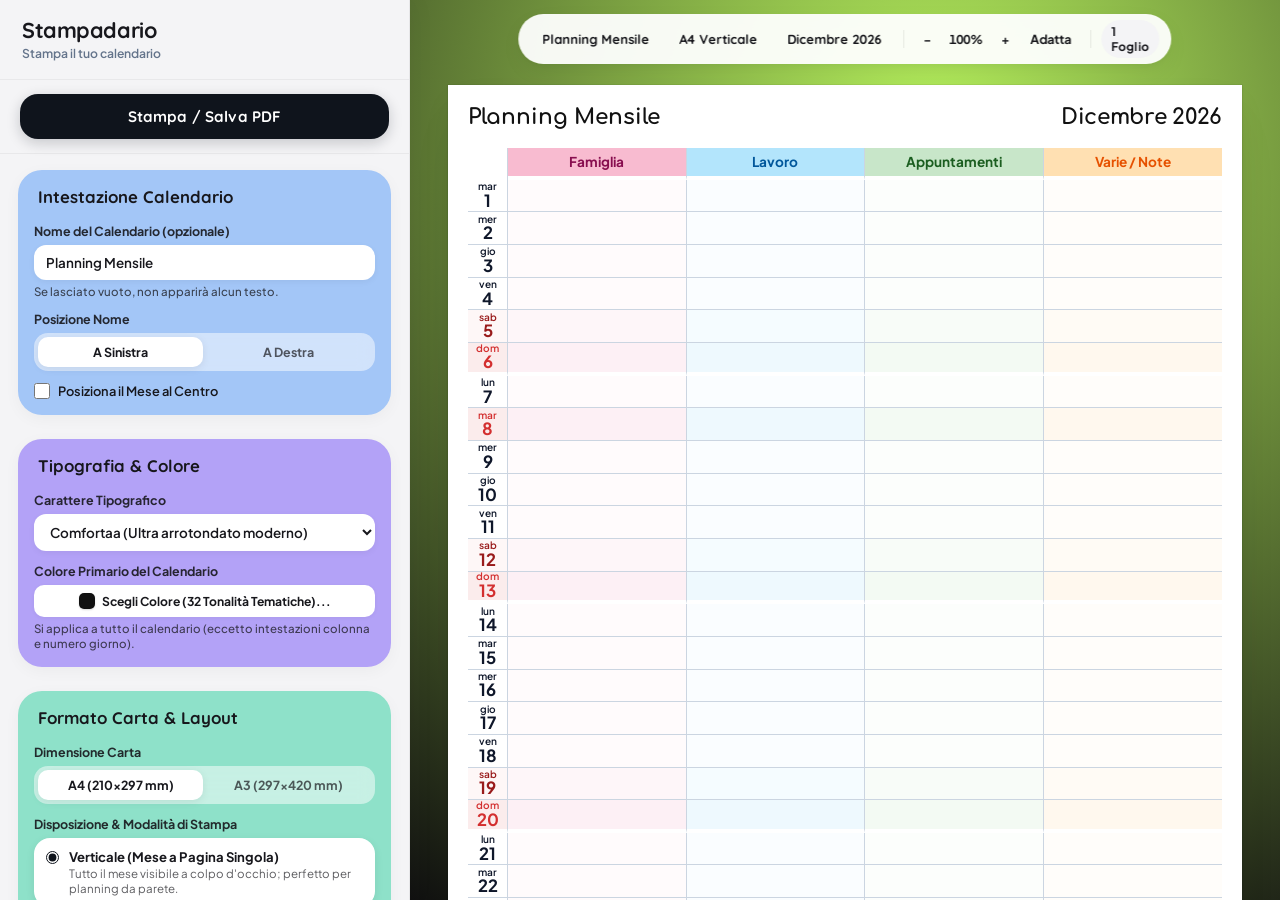
<file: index.html>
<!DOCTYPE html>
<html lang="it">
<head>
  <meta charset="UTF-8">
  <meta name="viewport" content="width=device-width, initial-scale=1.0">
  <title>Stampadario - Stampa il tuo calendario</title>

  <!-- Google Fonts: Plus Jakarta Sans e Quicksand -->
  <link rel="preconnect" href="https://fonts.googleapis.com">
  <link rel="preconnect" href="https://fonts.gstatic.com" crossorigin>
  <link href="https://fonts.googleapis.com/css2?family=Plus+Jakarta+Sans:wght@500;600;700;800&family=Quicksand:wght@600;700;800&display=swap" rel="stylesheet">

  <!-- Fogli di Stile Modulari -->
  <link rel="stylesheet" href="css/main.css">
  <link rel="stylesheet" href="css/sidebar.css">
  <link rel="stylesheet" href="css/calendar.css">
  <link rel="stylesheet" href="css/print.css">
  <link rel="stylesheet" href="css/modals.css">
</head>
<body>

  <!-- ========================================================================
       CONSOLE DI CONTROLLO LATERALE (Nascosta automaticamente in fase di stampa)
       ======================================================================== -->
  <aside class="control-sidebar no-print" id="controlSidebar">
    
    <!-- Intestazione fissa dell'applicazione (Senza icone) -->
    <header class="sidebar-header">
      <div class="app-title-group">
        <div class="app-header-texts">
          <h1>Stampadario</h1>
          <p>Stampa il tuo calendario</p>
        </div>
      </div>
    </header>

    <!-- Box Azione Principale: Stampa / Salva PDF (Senza icone) -->
    <div class="quick-action-box">
      <button type="button" class="btn-primary-print" id="btnPrint">
        <span>Stampa / Salva PDF</span>
      </button>
    </div>

    <!-- Contenitore a scorrimento verticale con schede a colori senza bordi -->
    <div class="sidebar-scrollable-content">

      <!-- ====================================================================
           1. INTESTAZIONE CALENDARIO (Azzurro Pastello #A3C6F7)
           ==================================================================== -->
      <details class="control-section" id="secCalendarTitle" open>
        <summary class="section-summary">
          <div class="section-title-wrap">
            <span>Intestazione Calendario</span>
          </div>
        </summary>
        <div class="section-content">
          <div class="form-group">
            <label class="form-label" for="inputCalendarTitle">Nome del Calendario (opzionale)</label>
            <input type="text" id="inputCalendarTitle" class="form-control"
                   placeholder="Es. Planning Famiglia, Studio, Turni..." maxlength="60" value="Planning Mensile">
            <span class="form-hint">Se lasciato vuoto, non apparirà alcun testo.</span>
          </div>

          <div class="form-group" style="margin-top: 10px;">
            <label class="form-label">Posizione Nome</label>
            <div class="toggle-btn-group" id="groupTitleAlignment">
              <button type="button" class="toggle-btn active" id="btnTitleAlignLeft" data-align="left">A Sinistra</button>
              <button type="button" class="toggle-btn" id="btnTitleAlignRight" data-align="right">A Destra</button>
            </div>
          </div>

          <div class="form-group" style="margin-top: 10px;">
            <label style="display: flex; align-items: center; gap: 8px; font-size: 0.80rem; cursor: pointer; color: #17171C; font-weight: 600;">
              <input type="checkbox" id="checkCenterMonth" style="accent-color: var(--bg-dark); width: 16px; height: 16px;">
              <span>Posiziona il Mese al Centro</span>
            </label>
          </div>
        </div>
      </details>

      <!-- ====================================================================
           2. TIPOGRAFIA & STILE GLOBALE (Lilla Pastello #B3A2F7)
           ==================================================================== -->
      <details class="control-section" id="secGlobalTypography" open>
        <summary class="section-summary">
          <div class="section-title-wrap">
            <span>Tipografia & Colore</span>
          </div>
        </summary>
        <div class="section-content">
          <div class="form-group">
            <label class="form-label" for="selectHeaderFont">Carattere Tipografico</label>
            <select id="selectHeaderFont" class="form-select">
              <!-- Popolato dinamicamente da ui.js con font categorizzati -->
            </select>
          </div>

          <div class="form-group">
            <label class="form-label">Colore Primario del Calendario</label>
            <button type="button" class="btn-color-trigger" id="btnHeaderColorTrigger" style="width: 100%;">
              <span class="color-swatch-circle" id="headerColorCircle" style="background-color: #111111;"></span>
              <span class="color-btn-label">Scegli Colore (32 Tonalità Tematiche)...</span>
            </button>
            <span class="form-hint">
              Si applica a tutto il calendario (eccetto intestazioni colonna e numero giorno).
            </span>
          </div>
        </div>
      </details>

      <!-- ====================================================================
           3. FORMATO FOGLIO & IMPAGINAZIONE (Menta Pastello #8EE1C9)
           ==================================================================== -->
      <details class="control-section" id="secPaperFormat" open>
        <summary class="section-summary">
          <div class="section-title-wrap">
            <span>Formato Carta & Layout</span>
          </div>
        </summary>
        <div class="section-content">
          <div class="form-group">
            <label class="form-label">Dimensione Carta</label>
            <div class="toggle-btn-group">
              <button type="button" class="toggle-btn active" id="btnPaperSizeA4" data-paper="A4">A4 (210×297 mm)</button>
              <button type="button" class="toggle-btn" id="btnPaperSizeA3" data-paper="A3">A3 (297×420 mm)</button>
            </div>
          </div>

          <div class="form-group">
            <label class="form-label">Disposizione & Modalità di Stampa</label>
            
            <!-- Opzione 1: Verticale a foglio singolo standard -->
            <label class="layout-radio-card">
              <input type="radio" name="layoutModeRadio" value="portrait-single" checked>
              <div class="layout-radio-info">
                <span class="layout-radio-title">Verticale (Mese a Pagina Singola)</span>
                <span class="layout-radio-desc">Tutto il mese visibile a colpo d'occhio; perfetto per planning da parete.</span>
              </div>
            </label>

            <!-- Opzione 2: Verticale Estesa -->
            <label class="layout-radio-card">
              <input type="radio" name="layoutModeRadio" value="portrait-extended">
              <div class="layout-radio-info">
                <span class="layout-radio-title">Verticale Estesa (Da Lun a Dom)</span>
                <span class="layout-radio-desc">Parte sempre dal Lunedì e chiude alla Domenica; celle fuori mese attenuate.</span>
              </div>
            </label>

            <!-- Opzione 3: Orizzontale Bisettimanale -->
            <label class="layout-radio-card">
              <input type="radio" name="layoutModeRadio" value="landscape-biweekly">
              <div class="layout-radio-info">
                <span class="layout-radio-title">Orizzontale Bisettimanale (2 settimane per foglio)</span>
                <span class="layout-radio-desc">14 giorni esatti (Lun-Dom); celle a tutta altezza per l'intero periodo.</span>
              </div>
            </label>

            <!-- Opzione 4: Orizzontale Quindicinale a 2 Fogli -->
            <label class="layout-radio-card">
              <input type="radio" name="layoutModeRadio" value="landscape-split">
              <div class="layout-radio-info">
                <span class="layout-radio-title">Orizzontale Quindicinale (2 fogli: 1-15 / 16-fine)</span>
                <span class="layout-radio-desc">Due pagine orizzontali per mese con salto pagina automatico.</span>
              </div>
            </label>

            <!-- Opzione 5: Orizzontale a Foglio Singolo -->
            <label class="layout-radio-card">
              <input type="radio" name="layoutModeRadio" value="landscape-single">
              <div class="layout-radio-info">
                <span class="layout-radio-title">Orizzontale (Mese a Foglio Unico)</span>
                <span class="layout-radio-desc">Tutto il mese su una pagina orizzontale; celle compatte.</span>
              </div>
            </label>
          </div>
        </div>
      </details>

      <!-- ====================================================================
           4. PERIODO DA STAMPARE (Arancio Caldo Pastello #F5B358)
           ==================================================================== -->
      <details class="control-section" id="secPrintPeriod" open>
        <summary class="section-summary">
          <div class="section-title-wrap">
            <span>Periodo di Stampa</span>
          </div>
        </summary>
        <div class="section-content">
          <div class="form-group">
            <div class="toggle-btn-group">
              <button type="button" class="toggle-btn btn-period-toggle active" data-period="single">Mese Singolo</button>
              <button type="button" class="toggle-btn btn-period-toggle" data-period="year">Anno Intero</button>
              <button type="button" class="toggle-btn btn-period-toggle" data-period="range">Periodo Da / A</button>
            </div>
          </div>

          <!-- Caso 1: Mese Singolo -->
          <div id="containerSingleMonth">
            <div class="form-group" style="display: flex; gap: 8px;">
              <div style="flex: 2;">
                <label class="form-label" for="selectMonth">Mese</label>
                <select id="selectMonth" class="form-select">
                  <option value="0">Gennaio</option>
                  <option value="1">Febbraio</option>
                  <option value="2">Marzo</option>
                  <option value="3">Aprile</option>
                  <option value="4">Maggio</option>
                  <option value="5">Giugno</option>
                  <option value="6">Luglio</option>
                  <option value="7">Agosto</option>
                  <option value="8">Settembre</option>
                  <option value="9">Ottobre</option>
                  <option value="10">Novembre</option>
                  <option value="11">Dicembre</option>
                </select>
              </div>
              <div style="flex: 1.2;">
                <label class="form-label" for="inputYear">Anno</label>
                <input type="number" id="inputYear" class="form-control" value="2026" min="2020" max="2040">
              </div>
            </div>
            <div style="display: flex; gap: 6px; margin-top: 6px;">
              <button type="button" class="toggle-btn" id="btnPrevMonth" style="background: rgba(255,255,255,0.7);">
                Prec.
              </button>
              <button type="button" class="toggle-btn" id="btnCurrentMonth" style="background: rgba(255,255,255,0.7);">Oggi</button>
              <button type="button" class="toggle-btn" id="btnNextMonth" style="background: rgba(255,255,255,0.7);">
                Succ.
              </button>
            </div>
          </div>

          <!-- Caso 2: Anno Intero (12 Mesi) -->
          <div id="containerFullYear" style="display: none;">
            <div class="form-group">
              <label class="form-label" for="inputFullYear">Anno Completo (12 Mesi consecutivi)</label>
              <div style="display: flex; gap: 6px; align-items: center;">
                <button type="button" class="btn-move-col" id="btnPrevFullYear" style="padding: 7px 12px; font-weight: 700;">
                  Prec.
                </button>
                <input type="number" id="inputFullYear" class="form-control" value="2026" min="2020" max="2040" style="text-align: center; font-weight: 700; font-size: 1rem;">
                <button type="button" class="btn-move-col" id="btnNextFullYear" style="padding: 7px 12px; font-weight: 700;">
                  Succ.
                </button>
              </div>
            </div>
          </div>

          <!-- Caso 3: Periodo Personalizzato Da / A (max 24 mesi) -->
          <div id="containerCustomPeriod" style="display: none;">
            <div class="form-group" style="background: rgba(255,255,255,0.6); padding: 10px; border-radius: 14px;">
              <label class="form-label">Da (Inizio Periodo):</label>
              <div style="display: flex; gap: 6px;">
                <select id="selectRangeStartMonth" class="form-select form-control-sm" style="flex: 2;">
                  <option value="0">Gennaio</option><option value="1">Febbraio</option><option value="2">Marzo</option>
                  <option value="3">Aprile</option><option value="4">Maggio</option><option value="5">Giugno</option>
                  <option value="6">Luglio</option><option value="7">Agosto</option><option value="8">Settembre</option>
                  <option value="9">Ottobre</option><option value="10">Novembre</option><option value="11">Dicembre</option>
                </select>
                <input type="number" id="inputRangeStartYear" class="form-control form-control-sm" value="2026" min="2020" max="2040" style="flex: 1.2;">
              </div>

              <label class="form-label" style="margin-top: 10px;">A (Fine Periodo - Max 24 mesi):</label>
              <div style="display: flex; gap: 6px;">
                <select id="selectRangeEndMonth" class="form-select form-control-sm" style="flex: 2;">
                  <option value="0">Gennaio</option><option value="1">Febbraio</option><option value="2">Marzo</option>
                  <option value="3">Aprile</option><option value="4">Maggio</option><option value="5">Giugno</option>
                  <option value="6">Luglio</option><option value="7">Agosto</option><option value="8">Settembre</option>
                  <option value="9">Ottobre</option><option value="10">Novembre</option><option value="11">Dicembre</option>
                </select>
                <input type="number" id="inputRangeEndYear" class="form-control form-control-sm" value="2026" min="2020" max="2040" style="flex: 1.2;">
              </div>
            </div>
          </div>
        </div>
      </details>

      <!-- ====================================================================
           5. COLONNE CONTENUTI (Rosa Pastello #EE8EE7)
           ==================================================================== -->
      <details class="control-section" id="secColumnsConfig" open>
        <summary class="section-summary">
          <div class="section-title-wrap">
            <span>Colonne Contenuti</span>
          </div>
        </summary>
        <div class="section-content">
          <!-- Elenco dinamico delle schede colonna (gestito da ui.js) -->
          <div id="columnsListContainer"></div>
        </div>
      </details>

      <!-- ====================================================================
           6. GRAFICA, BORDI & MODALITÀ CROMATICHE (Giallo Solare #F9DC5C)
           ==================================================================== -->
      <details class="control-section" id="secStyleGraphics">
        <summary class="section-summary">
          <div class="section-title-wrap">
            <span>Stile & Bordi Griglia</span>
          </div>
        </summary>
        <div class="section-content">
          <!-- Scelta Binaria (come dimensione carta): Colori / Bianco e Nero -->
          <div class="form-group">
            <label class="form-label">Modalità Cromatiche</label>
            <div class="toggle-btn-group">
              <button type="button" class="toggle-btn btn-color-mode-toggle active" data-color-mode="color">Colori</button>
              <button type="button" class="toggle-btn btn-color-mode-toggle" data-color-mode="monochrome">Bianco e Nero</button>
            </div>
          </div>

          <!-- Scelta a Tre (come periodo di stampa): Righe Alternate / Evidenzia Finesettimana / Neutro -->
          <div class="form-group">
            <label class="form-label">Sfondo Righe & Evidenziazione</label>
            <div class="toggle-btn-group">
              <button type="button" class="toggle-btn btn-row-style-toggle" data-row-style="striped">Righe Alternate</button>
              <button type="button" class="toggle-btn btn-row-style-toggle active" data-row-style="weekend">Evidenzia Finesettimana</button>
              <button type="button" class="toggle-btn btn-row-style-toggle" data-row-style="neutral">Neutro</button>
            </div>
          </div>

          <div class="form-group">
            <label class="form-label" for="selectVerticalBorders">Bordi Verticali Colonne</label>
            <select id="selectVerticalBorders" class="form-select">
              <option value="columns-only">Solo tra colonne contenuti</option>
              <option value="none">Nessun bordo verticale</option>
            </select>
          </div>

          <div class="form-group" style="margin-top: 10px;">
            <label style="display: flex; align-items: center; gap: 8px; font-size: 0.80rem; cursor: pointer; color: #17171C; font-weight: 600;">
              <input type="checkbox" id="checkTableBorders" style="accent-color: var(--bg-dark); width: 16px; height: 16px;">
              <span>Bordi tabella</span>
            </label>
          </div>

          <div class="form-group" style="margin-top: 10px;">
            <label style="display: flex; align-items: center; gap: 8px; font-size: 0.80rem; cursor: pointer; color: #17171C; font-weight: 600;">
              <input type="checkbox" id="checkRepeatHeaders" style="accent-color: var(--bg-dark); width: 16px; height: 16px;">
              <span>Ripeti intestazioni colonne prima del Lunedì</span>
            </label>
          </div>
        </div>
      </details>

      <!-- ====================================================================
           7. FESTIVITÀ PERSONALIZZATE (Corallo Pastello #F78E79)
           ==================================================================== -->
      <details class="control-section" id="secCustomHolidays">
        <summary class="section-summary">
          <div class="section-title-wrap">
            <span>Festività Personalizzate (max 5)</span>
          </div>
        </summary>
        <div class="section-content">
          <p class="form-hint" style="margin-bottom: 8px;">
            I giorni festivi aggiunti vengono evidenziati con la stessa formattazione della domenica.
          </p>

          <div id="customHolidaysList" style="margin-bottom: 10px;"></div>

          <div class="custom-holidays-box">
            <div style="display: flex; gap: 6px; margin-bottom: 8px;">
              <select id="selectCustomMonth" class="form-select form-control-sm" style="flex: 2;">
                <option value="0">Gennaio</option><option value="1">Febbraio</option><option value="2">Marzo</option>
                <option value="3">Aprile</option><option value="4">Maggio</option><option value="5">Giugno</option>
                <option value="6">Luglio</option><option value="7">Agosto</option><option value="8">Settembre</option>
                <option value="9">Ottobre</option><option value="10">Novembre</option><option value="11">Dicembre</option>
              </select>
              <input type="number" id="inputCustomDay" class="form-control form-control-sm" placeholder="Giorno" min="1" max="31" value="1" style="flex: 1.2;">
            </div>
            <input type="text" id="inputCustomName" class="form-control form-control-sm" placeholder="Nome festa (es. Santo Patrono)" maxlength="35" style="margin-bottom: 8px;">
            <button type="button" class="btn-primary-print" id="btnAddCustomHoliday" style="padding: 9px; font-size: 0.82rem; background: var(--bg-dark);">
              <span>+ Aggiungi Festività</span>
            </button>
          </div>
        </div>
      </details>

      <!-- ====================================================================
           8. SALVATAGGIO, PRESET & PRIVACY (Azzurro Pastello #A3C6F7)
           ==================================================================== -->
      <details class="control-section" id="secSaveLoad">
        <summary class="section-summary">
          <div class="section-title-wrap">
            <span>Preset & Dati</span>
          </div>
        </summary>
        <div class="section-content">
          <!-- Preset Rapidi: applica SOLO la palette senza toccare testi -->
          <div class="form-group">
            <label class="form-label" for="selectThemePreset">Applica Tema Cromatico Rapido</label>
            <div style="display: flex; gap: 6px;">
              <select id="selectThemePreset" class="form-select form-control-sm" style="flex: 1;">
                <option value="family-pastel">Pastello Famiglia (Delicato)</option>
                <option value="office-pro">Business Navy (Professionale)</option>
                <option value="nature-earth">Terra & Foresta (Naturale)</option>
                <option value="bright-energy">Energia Fluo (Vivace)</option>
              </select>
              <button type="button" class="btn-move-col" id="btnApplyThemePreset" style="width: auto; padding: 0 12px; font-weight: 700;">Applica</button>
            </div>
            <span class="form-hint">Non modifica i nomi delle colonne né le date.</span>
          </div>

          <div style="display: flex; gap: 8px; margin-top: 12px;">
            <button type="button" class="toggle-btn" id="btnExportJson" style="background: rgba(255,255,255,0.7); flex: 1;">
              <span>Esporta JSON</span>
            </button>
            <label class="toggle-btn" style="background: rgba(255,255,255,0.7); flex: 1; cursor: pointer; text-align: center; margin: 0;">
              <span>Importa JSON</span>
              <input type="file" id="fileImportJson" accept=".json" style="display: none;">
            </label>
          </div>

          <div style="margin-top: 14px; border-top: 1px solid rgba(0,0,0,0.06); padding-top: 10px; text-align: center;">
            <button type="button" id="btnClearData" style="font-size: 0.74rem; color: #dc2626; text-decoration: underline; background: none; border: none; cursor: pointer; font-weight: 600;">
              Resetta Impostazioni Predefinite
            </button>
          </div>

          <div class="privacy-link-row">
            <a href="privacy.html" class="privacy-link" target="_blank">
              <span>Informativa Privacy (GDPR) ↗</span>
            </a>
          </div>
        </div>
      </details>

      <!-- Tasto Azione Mobile in fondo alla console (Sostituisce il tasto stampa in alto su mobile) -->
      <div class="mobile-action-box no-print">
        <button type="button" class="btn-primary-print btn-mobile-preview-trigger" id="btnMobilePreview">
          <span>Anteprima</span>
        </button>
      </div>

    </div>
  </aside>

  <!-- ========================================================================
       AREA PRINCIPALE: VIEWPORT DI ANTEPRIMA & STUDIO TOOLBAR
       ======================================================================== -->
  <main class="preview-viewport" id="previewViewport">

    <!-- STUDIO TOOLBAR SUPERIORE (Senza icone) -->
    <div class="floating-island no-print" id="floatingIsland">
      
      <!-- Tag 1: Intestazione Calendario -->
      <button type="button" class="island-btn-tag" id="islandBtnTitle" title="Clicca per modificare l'Intestazione del Calendario">
        <span class="island-label">Planning Mensile</span>
      </button>

      <!-- Tag 2: Formato Carta -->
      <button type="button" class="island-btn-tag" id="islandBtnPaper" title="Clicca per modificare Formato Carta e Layout">
        <span class="island-label">A4 Verticale</span>
      </button>

      <!-- Tag 3: Periodo -->
      <button type="button" class="island-btn-tag" id="islandBtnPeriod" title="Clicca per modificare il Periodo da stampare">
        <span class="island-label">Ottobre 2026</span>
      </button>

      <div class="island-divider"></div>

      <!-- Controlli Zoom & Adattamento -->
      <div class="island-zoom-group">
        <button type="button" class="island-btn-icon" id="islandBtnZoomOut" title="Riduci Zoom">−</button>
        <span class="island-zoom-level" id="badgeZoomLevel">100%</span>
        <button type="button" class="island-btn-icon" id="islandBtnZoomIn" title="Aumenta Zoom">+</button>
        <button type="button" class="island-btn-icon" id="islandBtnFitScreen" title="Adatta allo Schermo">Adatta</button>
      </div>

      <div class="island-divider"></div>
      <span class="badge" id="badgeSheetsCount">1 Foglio</span>
    </div>

    <!-- Contenitore dei fogli renderizzati -->
    <div class="sheets-wrapper" id="sheetsWrapper"></div>

  </main>

  <!-- ========================================================================
       BARRA INFERIORE PER DISPOSITIVI MOBILI (ATTIVA SOLO IN FASE DI ANTEPRIMA)
       ======================================================================== -->
  <div class="mobile-preview-toolbar no-print" id="mobilePreviewToolbar">
    <button type="button" class="btn-mobile-toolbar-back" id="btnMobileBackToControls">
      <span>← Modifica</span>
    </button>
    <button type="button" class="btn-primary-print btn-mobile-toolbar-print" id="btnMobilePrint">
      <span>Stampa / Salva PDF</span>
    </button>
  </div>

  <!-- ========================================================================
       POP-UP MODALE UNIVERSALE PER LA SCELTA DEL COLORE
       ======================================================================== -->
  <div class="modal-overlay" id="universalColorModal">
    <div class="modal-dialog">
      <div class="modal-header">
        <h3 id="colorModalTitle">Seleziona Colore</h3>
        <button type="button" class="btn-modal-close" id="btnCloseColorModal" title="Chiudi">Chiudi</button>
      </div>

      <div class="modal-body">
        <!-- Palette Tematiche e Colori Classici popolati dinamicamente da ui.js -->
        <div id="modalThematicPalettesContainer"></div>

        <!-- Selettore personalizzato con codice esadecimale e color picker HTML5 -->
        <div class="modal-custom-picker-section">
          <div class="modal-custom-picker-row">
            <div class="current-color-preview-box" id="modalCurrentColorSwatch" style="background-color: #111111;"></div>
            
            <div class="native-color-input-wrapper" title="Apri selettore del sistema">
              <input type="color" id="modalNativeColorPicker" value="#111111">
            </div>

            <div class="custom-hex-input-group">
              <label for="modalCustomHexInput">Codice Esadecimale (HEX):</label>
              <input type="text" id="modalCustomHexInput" value="#111111" maxlength="7" placeholder="#RRGGBB">
            </div>

            <button type="button" class="btn-apply-custom-hex" id="btnApplyCustomColor">Applica</button>
          </div>
        </div>
      </div>
    </div>
  </div>

  <!-- ========================================================================
       MODALE INFORMATIVA SULLA SCELTA DELLA CARTELLA DI SALVATAGGIO
       ======================================================================== -->
  <div class="modal-overlay" id="modalFolderHelp">
    <div class="modal-dialog" style="max-width: 520px;">
      <div class="modal-header">
        <h3>Salvataggio File di Configurazione</h3>
        <button type="button" class="btn-modal-close" id="btnCloseFolderHelp" title="Chiudi">Chiudi</button>
      </div>

      <div class="modal-body" style="padding: 20px 24px; font-size: 0.84rem; line-height: 1.55; color: var(--text-secondary);">
        <p style="margin-bottom: 12px;">
          Il file di configurazione JSON è stato generato e salvato nei tuoi Download.
        </p>

        <div style="background: rgba(179, 162, 247, 0.15); border-left: 3px solid #805ad5; padding: 12px 14px; border-radius: 12px; margin-bottom: 14px;">
          <strong style="color: #17171C; display: block; font-size: 0.86rem; margin-bottom: 5px;">
            Come scegliere ogni volta dove salvare i file:
          </strong>
          <p style="margin-bottom: 6px; font-size: 0.80rem;">
            Nelle impostazioni del tuo browser web puoi abilitare la richiesta di salvataggio:
          </p>
          <ul style="margin: 0; padding-left: 18px; display: flex; flex-direction: column; gap: 4px; font-size: 0.78rem;">
            <li>In <strong>Firefox</strong>: <em>Impostazioni</em> ➔ <em>Generale</em> ➔ <em>Download</em> ➔ attiva <strong>"Chiedi sempre dove salvare i file"</strong>.</li>
            <li>In <strong>Chrome / Brave / Edge</strong>: <em>Impostazioni</em> ➔ <em>Download</em> ➔ attiva <strong>"Chiedi dove salvare ogni file prima di scaricarlo"</strong>.</li>
          </ul>
        </div>

        <div style="display: flex; justify-content: flex-end; margin-top: 14px;">
          <button type="button" class="btn-primary-print" id="btnConfirmFolderHelp" style="padding: 10px 22px; font-size: 0.84rem; width: auto; background: var(--bg-dark);">
            Ho capito
          </button>
        </div>
      </div>
    </div>
  </div>

  <!-- ========================================================================
       SCRIPT JAVASCRIPT MODULARI (Caricati nell'ordine corretto di dipendenza)
       ======================================================================== -->
  <script src="js/config.js"></script>
  <script src="js/state.js"></script>
  <script src="js/holidays.js"></script>
  <script src="js/calendar.js"></script>
  <script src="js/ui.js"></script>
  <script src="js/app.js"></script>

</body>
</html>
</file>
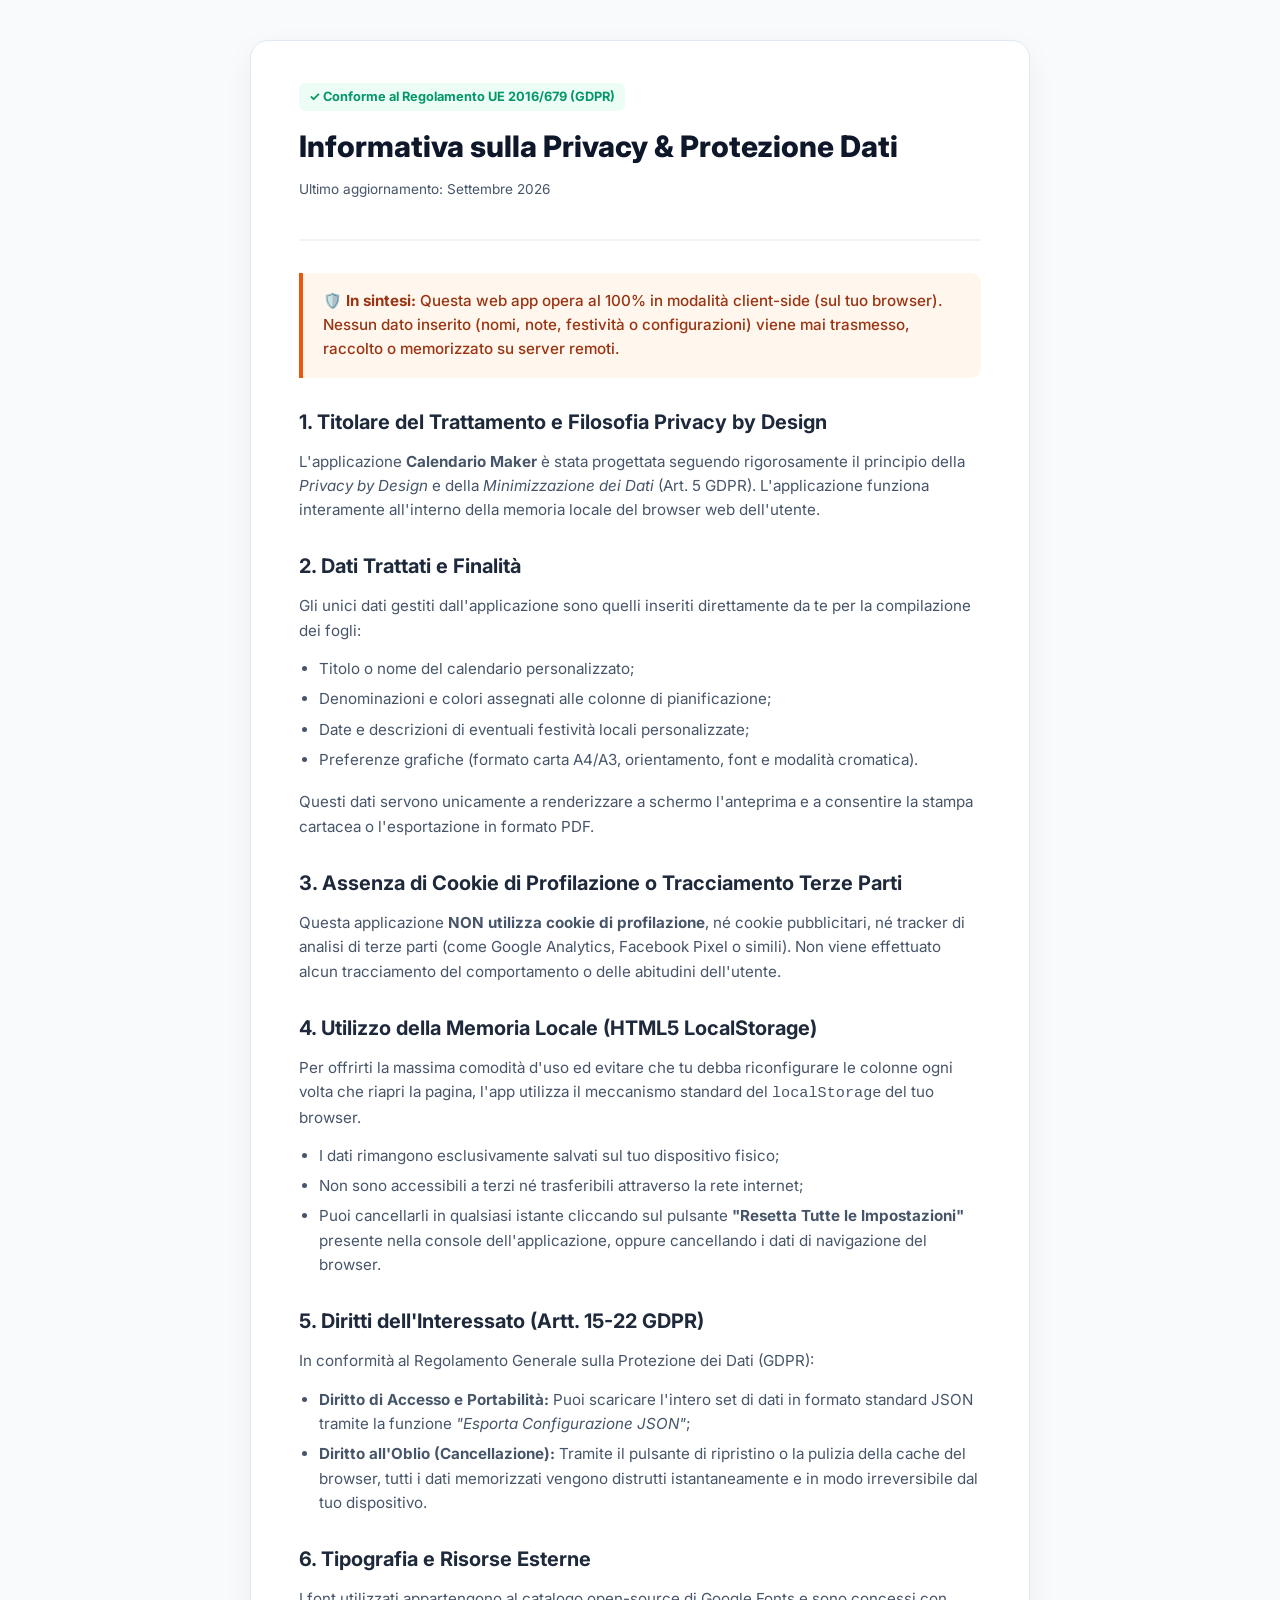
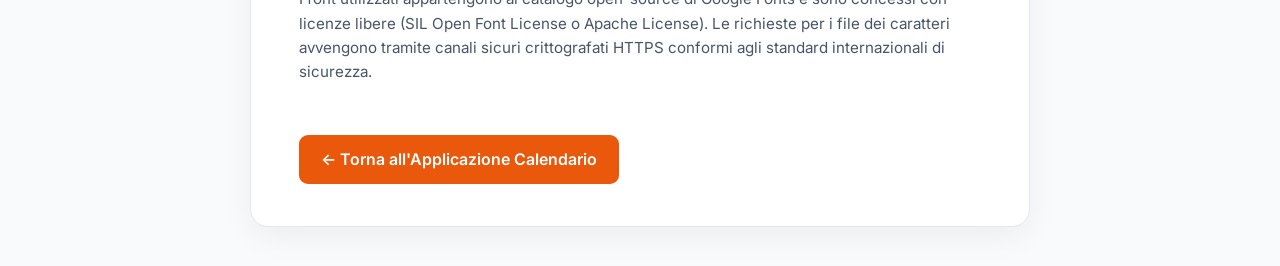
<file: privacy.html>
<!DOCTYPE html>
<html lang="it">
<head>
  <meta charset="UTF-8">
  <meta name="viewport" content="width=device-width, initial-scale=1.0">
  <title>Informativa sulla Privacy & Normativa GDPR - Calendario Maker</title>
  <link rel="preconnect" href="https://fonts.googleapis.com">
  <link rel="preconnect" href="https://fonts.gstatic.com" crossorigin>
  <link href="https://fonts.googleapis.com/css2?family=Inter:wght@400;500;600;700;800&display=swap" rel="stylesheet">
  <style>
    :root {
      --bg-page: #f8fafc;
      --card-bg: #ffffff;
      --accent-orange: #ea580c;
      --text-main: #0f172a;
      --text-muted: #475569;
      --border-color: #e2e8f0;
    }

    * {
      box-sizing: border-box;
      margin: 0;
      padding: 0;
    }

    body {
      font-family: 'Inter', -apple-system, BlinkMacSystemFont, "Segoe UI", Roboto, sans-serif;
      background-color: var(--bg-page);
      color: var(--text-main);
      line-height: 1.6;
      padding: 40px 20px;
      display: flex;
      justify-content: center;
    }

    .privacy-container {
      width: 100%;
      max-width: 780px;
      background: var(--card-bg);
      padding: 42px 48px;
      border-radius: 18px;
      box-shadow: 0 10px 30px rgba(0, 0, 0, 0.05);
      border: 1px solid var(--border-color);
    }

    .privacy-header {
      margin-bottom: 32px;
      padding-bottom: 24px;
      border-bottom: 2px solid #f1f5f9;
    }

    .badge-gdpr {
      display: inline-block;
      padding: 4px 10px;
      background: #ecfdf5;
      color: #059669;
      border-radius: 6px;
      font-size: 0.8rem;
      font-weight: 700;
      margin-bottom: 12px;
    }

    h1 {
      font-size: 1.85rem;
      font-weight: 800;
      color: #0f172a;
      margin-bottom: 8px;
    }

    .last-update {
      font-size: 0.85rem;
      color: var(--text-muted);
    }

    h2 {
      font-size: 1.25rem;
      font-weight: 700;
      color: #1e293b;
      margin: 28px 0 12px 0;
    }

    p {
      margin-bottom: 14px;
      color: var(--text-muted);
      font-size: 0.95rem;
    }

    ul {
      margin-left: 20px;
      margin-bottom: 18px;
      color: var(--text-muted);
      font-size: 0.95rem;
    }

    li {
      margin-bottom: 6px;
    }

    .highlight-card {
      background: #fff7ed;
      border-left: 4px solid var(--accent-orange);
      padding: 16px 20px;
      border-radius: 0 10px 10px 0;
      margin: 20px 0;
    }

    .highlight-card p {
      color: #9a3412;
      font-weight: 500;
      margin: 0;
    }

    .btn-back {
      display: inline-flex;
      align-items: center;
      gap: 8px;
      margin-top: 36px;
      padding: 12px 22px;
      background: var(--accent-orange);
      color: #ffffff;
      text-decoration: none;
      font-weight: 600;
      border-radius: 9px;
      transition: background 0.15s ease;
    }

    .btn-back:hover {
      background: #c2410c;
    }

    @media (max-width: 600px) {
      .privacy-container {
        padding: 24px 20px;
      }
    }
  </style>
</head>
<body>

  <main class="privacy-container">
    <header class="privacy-header">
      <span class="badge-gdpr">✓ Conforme al Regolamento UE 2016/679 (GDPR)</span>
      <h1>Informativa sulla Privacy & Protezione Dati</h1>
      <p class="last-update">Ultimo aggiornamento: Settembre 2026</p>
    </header>

    <div class="highlight-card">
      <p>🛡️ <strong>In sintesi:</strong> Questa web app opera al 100% in modalità client-side (sul tuo browser). Nessun dato inserito (nomi, note, festività o configurazioni) viene mai trasmesso, raccolto o memorizzato su server remoti.</p>
    </div>

    <h2>1. Titolare del Trattamento e Filosofia Privacy by Design</h2>
    <p>L'applicazione <strong>Calendario Maker</strong> è stata progettata seguendo rigorosamente il principio della <em>Privacy by Design</em> e della <em>Minimizzazione dei Dati</em> (Art. 5 GDPR). L'applicazione funziona interamente all'interno della memoria locale del browser web dell'utente.</p>

    <h2>2. Dati Trattati e Finalità</h2>
    <p>Gli unici dati gestiti dall'applicazione sono quelli inseriti direttamente da te per la compilazione dei fogli:</p>
    <ul>
      <li>Titolo o nome del calendario personalizzato;</li>
      <li>Denominazioni e colori assegnati alle colonne di pianificazione;</li>
      <li>Date e descrizioni di eventuali festività locali personalizzate;</li>
      <li>Preferenze grafiche (formato carta A4/A3, orientamento, font e modalità cromatica).</li>
    </ul>
    <p>Questi dati servono unicamente a renderizzare a schermo l'anteprima e a consentire la stampa cartacea o l'esportazione in formato PDF.</p>

    <h2>3. Assenza di Cookie di Profilazione o Tracciamento Terze Parti</h2>
    <p>Questa applicazione <strong>NON utilizza cookie di profilazione</strong>, né cookie pubblicitari, né tracker di analisi di terze parti (come Google Analytics, Facebook Pixel o simili). Non viene effettuato alcun tracciamento del comportamento o delle abitudini dell'utente.</p>

    <h2>4. Utilizzo della Memoria Locale (HTML5 LocalStorage)</h2>
    <p>Per offrirti la massima comodità d'uso ed evitare che tu debba riconfigurare le colonne ogni volta che riapri la pagina, l'app utilizza il meccanismo standard del <code>localStorage</code> del tuo browser.</p>
    <ul>
      <li>I dati rimangono esclusivamente salvati sul tuo dispositivo fisico;</li>
      <li>Non sono accessibili a terzi né trasferibili attraverso la rete internet;</li>
      <li>Puoi cancellarli in qualsiasi istante cliccando sul pulsante <strong>"Resetta Tutte le Impostazioni"</strong> presente nella console dell'applicazione, oppure cancellando i dati di navigazione del browser.</li>
    </ul>

    <h2>5. Diritti dell'Interessato (Artt. 15-22 GDPR)</h2>
    <p>In conformità al Regolamento Generale sulla Protezione dei Dati (GDPR):</p>
    <ul>
      <li><strong>Diritto di Accesso e Portabilità:</strong> Puoi scaricare l'intero set di dati in formato standard JSON tramite la funzione <em>"Esporta Configurazione JSON"</em>;</li>
      <li><strong>Diritto all'Oblio (Cancellazione):</strong> Tramite il pulsante di ripristino o la pulizia della cache del browser, tutti i dati memorizzati vengono distrutti istantaneamente e in modo irreversibile dal tuo dispositivo.</li>
    </ul>

    <h2>6. Tipografia e Risorse Esterne</h2>
    <p>I font utilizzati appartengono al catalogo open-source di Google Fonts e sono concessi con licenze libere (SIL Open Font License o Apache License). Le richieste per i file dei caratteri avvengono tramite canali sicuri crittografati HTTPS conformi agli standard internazionali di sicurezza.</p>

    <a href="index.html" class="btn-back">← Torna all'Applicazione Calendario</a>
  </main>

</body>
</html>
</file>
<file: css/main.css>
/**
 * ==========================================================================
 * MAIN.CSS - Design System Ispirato alla Palette Mobile UI
 * ==========================================================================
 * - Sfondo sidebar: Grigio Perla chiarissimo (#F4F4F6) rilassante per la vista
 * - Tipografia: Plus Jakarta Sans per l'interfaccia e Quicksand per i titoli
 * - Schede senza bordi con angoli arrotondati (24px) e animazione di sollevamento
 */

:root {
  /* Font Family dal nuovo codice */
  --font-ui: 'Plus Jakarta Sans', -apple-system, BlinkMacSystemFont, "Segoe UI", Roboto, sans-serif;
  --font-heading: 'Quicksand', 'Plus Jakarta Sans', sans-serif;

  /* Palette principale dall'interfaccia di riferimento */
  --card-purple: #B3A2F7;
  --card-orange: #F5B358;
  --card-blue:   #A3C6F7;
  --card-pink:   #EE8EE7;
  --card-mint:   #8EE1C9;
  --card-yellow: #F9DC5C;
  --card-coral:  #F78E79;
  --bg-dark:     #0F141C;
  --bg-app:      #F4F4F6;

  /* Sfondo Sidebar: Grigio perla chiarissimo per non affaticare la vista */
  --bg-sidebar: #F4F4F6;
  --bg-card: #ffffff;
  
  /* Canvas di anteprima coordinato */
  --bg-viewport: #577b22;
  --bg-viewport-gradient: radial-gradient(circle at 60% 15%, #B7F25D 0%, #111 100%);

  /* Ombra Realistica del Foglio Stampabile */
  --sheet-shadow: 
    0 1px 3px rgba(15, 20, 28, 0.05), 
    0 14px 30px -8px rgba(15, 20, 28, 0.12),
    0 28px 50px -15px rgba(15, 20, 28, 0.09),
    0 0 0 1px rgba(15, 20, 28, 0.05);

  /* Elementi UI Comuni */
  --text-main: #17171C;
  --text-secondary: #334155;
  --text-muted: #64748b;
  --text-subtle: #94a3b8;
  --border-subtle: rgba(0, 0, 0, 0.06);

  /* Raggi di curvatura ampi ed ergonomici (Stile Mobile Inspiration) */
  --sidebar-width: 410px;
  --radius-card: 24px;
  --radius-btn: 14px;
  --radius-input: 12px;
}

* {
  box-sizing: border-box;
  margin: 0;
  padding: 0;
}

html, body {
  height: 100%;
  width: 100%;
  font-family: var(--font-ui);
  background-color: var(--bg-viewport);
  color: var(--text-main);
  overflow: hidden;
  -webkit-font-smoothing: antialiased;
  -moz-osx-font-smoothing: grayscale;
}

body {
  display: flex;
  position: relative;
}

/* Scrollbar Sottile e Pulita */
::-webkit-scrollbar {
  width: 6px;
  height: 6px;
}

::-webkit-scrollbar-track {
  background: transparent;
}

::-webkit-scrollbar-thumb {
  background: #cbd5e1;
  border-radius: 9999px;
}

::-webkit-scrollbar-thumb:hover {
  background: #94a3b8;
}

/* Pulsanti e Controlli Interattivi Base */
button {
  font-family: inherit;
  border: none;
  cursor: pointer;
  background: transparent;
  outline: none;
  transition: all 0.2s ease;
}

input, select, textarea {
  font-family: inherit;
  outline: none;
}

/* Stile Badge */
.badge {
  display: inline-flex;
  align-items: center;
  gap: 4px;
  padding: 4px 10px;
  border-radius: 9999px;
  font-size: 0.74rem;
  font-weight: 700;
  letter-spacing: 0.02em;
}

/* Evidenziazione Fluida delle Sezioni */
@keyframes sectionPulse {
  0% { transform: scale(1); box-shadow: 0 0 0 0 rgba(179, 162, 247, 0.5); }
  50% { transform: scale(1.02); box-shadow: 0 0 0 10px rgba(179, 162, 247, 0.2); }
  100% { transform: scale(1); box-shadow: 0 0 0 0 rgba(179, 162, 247, 0); }
}

.section-highlight {
  animation: sectionPulse 0.7s cubic-bezier(0.34, 1.56, 0.64, 1) 2;
}

/* Responsive Mobile */
@media (max-width: 900px) {
  body {
    flex-direction: column;
    overflow-y: auto;
  }

  .control-sidebar {
    width: 100% !important;
    min-width: 100% !important;
    max-width: 100% !important;
    height: auto !important;
    overflow: visible !important;
  }

  /* Su mobile il tasto stampa in alto viene rimosso: l'utente configura e usa 'Anteprima' in fondo */
  .quick-action-box {
    display: none !important;
  }

  /* Tasto Anteprima posizionato in fondo alle opzioni */
  .mobile-action-box {
    display: block !important;
    margin-top: 24px;
    margin-bottom: 30px;
    padding: 0 4px;
  }

  .mobile-action-box .btn-primary-print {
    width: 100%;
    padding: 16px 20px;
    font-size: 1.05rem;
    font-weight: 800;
    box-shadow: 0 8px 24px rgba(15, 23, 42, 0.22);
    border-radius: 18px;
    letter-spacing: 0.2px;
  }

  /* L'anteprima del calendario è rigorosamente nascosta di default su mobile */
  .preview-viewport {
    display: none !important;
    width: 100%;
    min-height: 100vh;
    padding: 70px 10px 100px 10px;
  }

  /* Quando l'utente clicca su Anteprima, la sidebar scompare e compare l'anteprima */
  body.mobile-preview-active .control-sidebar {
    display: none !important;
  }

  body.mobile-preview-active .preview-viewport {
    display: flex !important;
    flex-direction: column;
    align-items: center;
  }
}
</file>
<file: css/sidebar.css>
/**
 * ==========================================================================
 * SIDEBAR.CSS - Console con Schede a Colori Pastello (Ispirata alla Nuova UI)
 * ==========================================================================
 * - Sfondo grigio chiarissimo (#F4F4F6) riposante per gli occhi
 * - Schede colorate a rotazione senza bordi con angoli arrotondati a 24px
 * - Animazione al passaggio del mouse: la scheda si solleva dolcemente
 * - Spaziatura tra schede di 24px
 * - Zero icone, solo tipografia pulita
 */

.control-sidebar {
  width: var(--sidebar-width);
  min-width: 370px;
  max-width: 450px;
  background-color: var(--bg-sidebar);
  border-right: 1px solid rgba(0, 0, 0, 0.06);
  display: flex;
  flex-direction: column;
  height: 100vh;
  z-index: 50;
  box-shadow: 4px 0 24px rgba(15, 20, 28, 0.04);
  flex-shrink: 0;
}

/* Intestazione Applicazione */
.sidebar-header {
  padding: 18px 22px;
  background: var(--bg-sidebar);
  border-bottom: 1px solid rgba(0, 0, 0, 0.05);
  display: flex;
  align-items: center;
  justify-content: space-between;
}

.app-title-group {
  display: flex;
  flex-direction: column;
}

.app-header-texts h1 {
  font-family: var(--font-heading);
  font-size: 1.35rem;
  font-weight: 800;
  color: var(--text-main);
  letter-spacing: -0.02em;
  line-height: 1.15;
}

.app-header-texts p {
  font-size: 0.76rem;
  color: var(--text-muted);
  font-weight: 600;
  margin-top: 2px;
}

/* Pulsante Azione Stampa Primaria */
.quick-action-box {
  padding: 14px 20px;
  background: var(--bg-sidebar);
  border-bottom: 1px solid rgba(0, 0, 0, 0.05);
}

.btn-primary-print {
  width: 100%;
  padding: 13px 18px;
  background: var(--bg-dark);
  color: #ffffff;
  border-radius: 18px;
  font-family: var(--font-heading);
  font-size: 0.95rem;
  font-weight: 700;
  letter-spacing: 0.01em;
  display: flex;
  align-items: center;
  justify-content: center;
  box-shadow: 0 4px 14px rgba(15, 20, 28, 0.2);
  cursor: pointer;
  transition: all 0.25s cubic-bezier(0.34, 1.56, 0.64, 1);
}

.btn-primary-print:hover {
  background: #1e2638;
  transform: translateY(-2px);
  box-shadow: 0 8px 20px rgba(15, 20, 28, 0.25);
}

.btn-primary-print:active {
  transform: scale(0.98);
}

.print-sub-info {
  margin-top: 6px;
  font-size: 0.72rem;
  color: var(--text-muted);
  text-align: center;
  font-weight: 500;
}

/* Box Azione Mobile (nascosto su desktop) */
.mobile-action-box {
  display: none;
}

/* Area Scorrevole delle Impostazioni */
.sidebar-scrollable-content {
  flex: 1;
  overflow-y: auto;
  padding: 16px 18px 40px 18px;
}

/* ==========================================================================
   SCHEDE A COLORI SENZA BORDI CON ANIMAZIONE ELEVAZIONE E ANGOLI 24PX
   ========================================================================== */
.control-section {
  border-radius: 24px;
  border: none !important; /* Nessun bordo */
  margin-bottom: 24px;     /* Distanza di 24px tra le schede */
  overflow: hidden;
  position: relative;
  transition: all 0.28s cubic-bezier(0.34, 1.56, 0.64, 1);
  box-shadow: 0 4px 16px rgba(0, 0, 0, 0.04);
}

/* Animazione scheda che si alza al passaggio del mouse */
.control-section:hover {
  transform: translateY(-4px) scale(1.01);
  box-shadow: 0 18px 28px -10px rgba(0, 0, 0, 0.10), 0 8px 10px -5px rgba(0, 0, 0, 0.04);
}

/* Colori Pastello Alternati per ciascuna Scheda */
#secCalendarTitle {
  background-color: var(--card-blue);   /* #A3C6F7 */
  color: #17171C;
}

#secGlobalTypography {
  background-color: var(--card-purple); /* #B3A2F7 */
  color: #17171C;
}

#secPaperFormat {
  background-color: var(--card-mint);   /* #8EE1C9 */
  color: #17171C;
}

#secPrintPeriod {
  background-color: var(--card-orange); /* #F5B358 */
  color: #17171C;
}

#secColumnsConfig {
  background-color: var(--card-pink);   /* #EE8EE7 */
  color: #17171C;
}

#secStyleGraphics {
  background-color: var(--card-yellow); /* #F9DC5C */
  color: #17171C;
}

#secCustomHolidays {
  background-color: var(--card-coral);  /* #F78E79 */
  color: #17171C;
}

#secSaveLoad {
  background-color: var(--card-blue);   /* #A3C6F7 */
  color: #17171C;
}

/* Intestazione della Scheda (Summary) */
.section-summary {
  padding: 16px 20px;
  cursor: pointer;
  display: flex;
  align-items: center;
  justify-content: space-between;
  list-style: none;
  font-family: var(--font-heading);
  font-size: 1.05rem;
  font-weight: 700;
  color: #17171C;
  user-select: none;
  background: transparent;
}

.section-summary::-webkit-details-marker {
  display: none;
}

.section-title-wrap {
  display: flex;
  align-items: center;
}

.section-content {
  padding: 0 16px 16px 16px;
  background: transparent;
  border-top: none;
}

/* ==========================================================================
   CAMPI FORM, INPUT E SELECT DENTRO LE SCHEDE
   ========================================================================== */
.form-group {
  margin-bottom: 12px;
}

.form-group:last-child {
  margin-bottom: 0;
}

.form-label {
  display: block;
  font-size: 0.78rem;
  font-weight: 700;
  color: #17171C;
  margin-bottom: 6px;
  opacity: 0.9;
}

.form-control, .form-select {
  width: 100%;
  padding: 9px 12px;
  background-color: #ffffff;
  border: none;
  border-radius: var(--radius-input);
  font-family: var(--font-ui);
  font-size: 0.84rem;
  font-weight: 600;
  color: #17171C;
  box-shadow: 0 2px 6px rgba(0, 0, 0, 0.05);
  transition: all 0.15s ease;
}

.form-control:focus, .form-select:focus {
  box-shadow: 0 0 0 3px rgba(15, 20, 28, 0.25);
}

.form-control-sm {
  padding: 6px 10px;
  font-size: 0.80rem;
  border-radius: 10px;
  border: none;
  box-shadow: 0 1px 4px rgba(0, 0, 0, 0.05);
}

.form-hint {
  font-size: 0.72rem;
  color: #17171C;
  opacity: 0.75;
  margin-top: 4px;
  display: block;
  font-weight: 500;
}

/* ==========================================================================
   PULSANTI A SEGMENTI (Segmented Controls)
   ========================================================================== */
.toggle-btn-group {
  display: flex;
  background: rgba(255, 255, 255, 0.5);
  backdrop-filter: blur(8px);
  padding: 4px;
  border-radius: 14px;
  gap: 3px;
  border: none;
}

.toggle-btn {
  flex: 1;
  padding: 7px 10px;
  text-align: center;
  font-family: var(--font-ui);
  font-size: 0.78rem;
  font-weight: 700;
  border-radius: 10px;
  color: #17171C;
  opacity: 0.7;
  cursor: pointer;
  background: transparent;
  transition: all 0.2s ease;
}

.toggle-btn:hover:not(.active) {
  opacity: 1;
  background: rgba(255, 255, 255, 0.4);
}

.toggle-btn.active {
  background: #ffffff;
  color: #17171C;
  opacity: 1;
  box-shadow: 0 2px 8px rgba(0, 0, 0, 0.08);
}

.btn-row-style-toggle {
  padding: 7px 4px;
  font-size: 0.72rem;
  line-height: 1.2;
}

/* Radio Card di Layout */
.layout-radio-card {
  display: flex;
  align-items: flex-start;
  gap: 10px;
  padding: 10px 12px;
  background: rgba(255, 255, 255, 0.65);
  backdrop-filter: blur(6px);
  border: none;
  border-radius: 16px;
  margin-bottom: 8px;
  cursor: pointer;
  transition: all 0.2s ease;
}

.layout-radio-card:hover {
  background: rgba(255, 255, 255, 0.9);
  transform: translateY(-1px);
}

.layout-radio-card:has(input[type="radio"]:checked) {
  background: #ffffff;
  box-shadow: 0 3px 10px rgba(0, 0, 0, 0.08);
}

.layout-radio-card input[type="radio"] {
  margin-top: 3px;
  accent-color: var(--bg-dark);
}

.layout-radio-info {
  flex: 1;
}

.layout-radio-title {
  display: block;
  font-size: 0.82rem;
  font-weight: 700;
  color: #17171C;
}

.layout-radio-desc {
  display: block;
  font-size: 0.72rem;
  color: #17171C;
  opacity: 0.7;
  margin-top: 2px;
  line-height: 1.3;
}

/* ==========================================================================
   SCHEDE DELLE COLONNE
   ========================================================================== */
.column-config-card {
  background: rgba(255, 255, 255, 0.85);
  backdrop-filter: blur(6px);
  border-radius: 18px;
  padding: 12px;
  margin-bottom: 10px;
  border: none;
  box-shadow: 0 2px 8px rgba(0, 0, 0, 0.04);
  transition: all 0.2s ease;
}

.column-config-card:hover {
  background: #ffffff;
  box-shadow: 0 6px 16px rgba(0, 0, 0, 0.08);
}

.column-config-card.is-dragging {
  opacity: 0.35;
}

.column-config-card.drag-target {
  background: #ffffff;
  box-shadow: 0 0 0 3px var(--bg-dark);
}

.col-card-top-row {
  display: flex;
  align-items: center;
  gap: 8px;
  margin-bottom: 8px;
}

.drag-handle {
  cursor: grab;
  color: #17171C;
  opacity: 0.5;
  font-weight: 700;
  font-size: 0.8rem;
  padding: 2px 4px;
}

.col-name-input {
  flex: 1;
  width: 100%;
  padding: 7px 10px;
  font-size: 0.84rem;
  font-weight: 700;
  border: none;
  border-radius: 10px;
  color: #17171C;
  background: #ffffff;
  box-shadow: 0 1px 4px rgba(0, 0, 0, 0.05);
}

.btn-delete-col {
  padding: 4px 8px;
  border-radius: 8px;
  background: rgba(0, 0, 0, 0.05);
  color: #17171C;
  font-size: 0.72rem;
  font-weight: 700;
  cursor: pointer;
  transition: all 0.15s ease;
}

.btn-delete-col:hover {
  background: #ffe4e6;
  color: #e11d48;
}

/* Pulsanti Scelta Colori Colonna (Sfondo e Testo) */
.col-card-colors-row {
  display: flex;
  gap: 6px;
  margin-bottom: 8px;
}

.btn-color-trigger {
  flex: 1;
  display: flex;
  align-items: center;
  justify-content: center;
  gap: 7px;
  padding: 8px 10px;
  background: #ffffff;
  border: none;
  border-radius: 10px;
  box-shadow: 0 1px 4px rgba(0, 0, 0, 0.05);
  cursor: pointer;
  transition: all 0.15s ease;
}

.btn-color-trigger:hover {
  transform: translateY(-1px);
  box-shadow: 0 3px 8px rgba(0, 0, 0, 0.08);
}

.color-swatch-circle {
  width: 16px;
  height: 16px;
  border-radius: 5px;
  display: inline-block;
  box-shadow: 0 1px 2px rgba(0, 0, 0, 0.15);
  border: 1px solid rgba(0, 0, 0, 0.1);
  flex-shrink: 0;
}

.color-btn-label {
  font-size: 0.76rem;
  font-weight: 700;
  color: #17171C;
}

/* Footer Colonna: Larghezza, Badge e Frecce */
.col-card-footer-row {
  display: flex;
  align-items: center;
  justify-content: space-between;
  gap: 6px;
  font-size: 0.74rem;
}

.col-width-selector-group {
  display: flex;
  align-items: center;
  gap: 5px;
  color: #17171C;
  font-weight: 600;
}

.col-factor-select {
  padding: 4px 6px;
  font-size: 0.74rem;
}

.col-ratio-badge {
  font-size: 0.70rem;
  font-weight: 700;
  background: rgba(0, 0, 0, 0.06);
  color: #17171C;
  padding: 3px 6px;
  border-radius: 6px;
}

.col-reorder-buttons {
  display: flex;
  gap: 4px;
  align-items: center;
}

.col-reorder-buttons .btn-move-col {
  width: 26px;
  height: 26px;
  padding: 0;
  display: inline-flex;
  align-items: center;
  justify-content: center;
  background: rgba(0, 0, 0, 0.05);
  border: none;
  border-radius: 7px;
  color: #17171C;
  font-size: 0.72rem;
  font-weight: 700;
  cursor: pointer;
  transition: all 0.15s ease;
}

.col-reorder-buttons .btn-move-col svg {
  display: block;
}

.col-reorder-buttons .btn-move-col:hover:not(:disabled) {
  background: #ffffff;
  color: #0f172a;
  box-shadow: 0 1px 4px rgba(0, 0, 0, 0.12);
  transform: translateY(-1px);
}

.col-reorder-buttons .btn-move-col:disabled {
  opacity: 0.25;
  cursor: not-allowed;
  transform: none;
}

/* Pulsante Aggiungi Colonna */
.btn-add-column-bottom {
  width: 100%;
  padding: 11px 16px;
  background: #ffffff;
  border: none;
  border-radius: 16px;
  font-family: var(--font-heading);
  font-size: 0.86rem;
  font-weight: 700;
  color: #17171C;
  display: flex;
  align-items: center;
  justify-content: center;
  box-shadow: 0 2px 8px rgba(0, 0, 0, 0.05);
  cursor: pointer;
  transition: all 0.2s ease;
  margin-top: 6px;
}

.btn-add-column-bottom:hover {
  transform: translateY(-2px);
  box-shadow: 0 6px 16px rgba(0, 0, 0, 0.1);
}

/* Festività Personalizzate */
.custom-holidays-box {
  background: rgba(255, 255, 255, 0.7);
  padding: 12px;
  border-radius: 18px;
  border: none;
}

.custom-holiday-item {
  display: flex;
  align-items: center;
  justify-content: space-between;
  padding: 7px 10px;
  background: #ffffff;
  border-radius: 12px;
  border: none;
  margin-bottom: 6px;
  font-size: 0.78rem;
  box-shadow: 0 1px 4px rgba(0, 0, 0, 0.04);
}

.holiday-date-badge {
  font-weight: 800;
  color: #e11d48;
  font-size: 0.76rem;
}

.holiday-name-text {
  flex: 1;
  margin: 0 8px;
  font-weight: 600;
  color: #17171C;
}

.btn-remove-holiday {
  padding: 3px 6px;
  border-radius: 6px;
  background: rgba(0, 0, 0, 0.05);
  color: #17171C;
  font-size: 0.70rem;
  font-weight: 700;
}

.btn-remove-holiday:hover {
  background: #ffe4e6;
  color: #e11d48;
}

/* Privacy & Link Esterni */
.privacy-link-row {
  margin-top: 14px;
  text-align: center;
}

.privacy-link {
  font-size: 0.75rem;
  color: #17171C;
  opacity: 0.7;
  text-decoration: underline;
  font-weight: 600;
}

.privacy-link:hover {
  opacity: 1;
}
</file>
<file: css/calendar.css>
/**
 * ==========================================================================
 * CALENDAR.CSS - Stili del Foglio, Griglia, Righe, Date e Modalità Cromatiche
 * ==========================================================================
 * Specifiche grafiche implementate:
 * - Rimozione totale del bordo esterno di destra della tabella/calendario
 * - Prima cella in alto a sinistra completamente priva di bordi e sfondo
 * - Nessun bordo orizzontale marcato sotto l'intestazione
 * - Spazio bianco di separazione tra le settimane (dopo la domenica)
 * - Spazio bianco dopo l'intestazione (solo se le colonne non sono ripetute ogni settimana)
 * - Festività utente: grassetto marcato (font-weight: 800) sul nome del giorno (nessun asterisco)
 * - Giorni fuori mese (layout bisettimanale): sfondo grigio tenue (#e2e8f0)
 * - Supporto per le 3 modalità cromatiche (A Colori, Corpo Grigio, Bianco e Nero)
 */

/* ==========================================================================
   VIEWPORT DI ANTEPRIMA (MATERIAL SLATE / DEEP NAVY #1e293b)
   ========================================================================== */
.preview-viewport {
  flex: 1;
  height: 100vh;
  overflow: auto;
  background-color: var(--bg-viewport);
  background-image: var(--bg-viewport-gradient);
  display: flex;
  flex-direction: column;
  align-items: center;
  position: relative;
  padding: 85px 30px 60px 30px; /* Spazio in alto per l'isola fluttuante fissa */
}

/* Wrapper scalabile dei fogli di stampa */
.sheets-wrapper {
  display: flex;
  flex-direction: column;
  align-items: center;
  gap: 40px;
  transform-origin: top center;
  transition: transform 0.2s cubic-bezier(0.16, 1, 0.3, 1);
}

/* ==========================================================================
   SIMULATORE DEL FOGLIO DI CARTA (A4 / A3)
   ========================================================================== */
.print-sheet {
  background-color: #ffffff;
  color: #111111;
  box-shadow: var(--sheet-shadow);
  display: flex;
  flex-direction: column;
  position: relative;
  page-break-inside: avoid;
  break-inside: avoid;
  overflow: hidden;
  box-sizing: border-box;
}

/* Dimensioni esatte per il simulatore a schermo (rapporto A4 / A3) */
/* A4 Verticale (210 x 297 mm) */
.print-sheet.size-a4-portrait {
  width: 794px;
  height: 1123px;
  padding: 20px 20px 16px 20px;
}

/* A4 Orizzontale (297 x 210 mm) */
.print-sheet.size-a4-landscape {
  width: 1123px;
  height: 794px;
  padding: 16px 20px 14px 20px;
}

/* A3 Verticale (297 x 420 mm) */
.print-sheet.size-a3-portrait {
  width: 1123px;
  height: 1587px;
  padding: 28px 28px 22px 28px;
}

/* A3 Orizzontale (420 x 297 mm) */
.print-sheet.size-a3-landscape {
  width: 1587px;
  height: 1123px;
  padding: 24px 28px 18px 28px;
}

/* ==========================================================================
   INTESTAZIONE SUPERIORE DEL FOGLIO (SHEET HEADER)
   ========================================================================== */
.sheet-header {
  display: grid;
  grid-template-columns: 1fr auto 1fr;
  align-items: flex-end;
  margin-bottom: 12px;
  padding-bottom: 6px;
  border-bottom: none !important;
  width: 100%;
}

.sheet-header-left {
  grid-column: 1;
  justify-self: start;
  min-width: 0;
  display: flex;
  flex-direction: column;
  align-items: flex-start;
}

.sheet-header-center {
  grid-column: 2;
  justify-self: center;
  text-align: center;
  display: flex;
  flex-direction: column;
  align-items: center;
  padding: 0 12px;
}

.sheet-header-right {
  grid-column: 3;
  justify-self: end;
  text-align: right;
  min-width: 0;
  display: flex;
  flex-direction: column;
  align-items: flex-end;
}

.sheet-calendar-name {
  display: block;
  font-size: 1.35rem;
  font-weight: 700;
  line-height: 1.15;
  white-space: nowrap;
  overflow: hidden;
  text-overflow: ellipsis;
  cursor: pointer;
  transition: opacity 0.15s ease;
}

.sheet-calendar-name:hover {
  opacity: 0.8;
}

.sheet-month-wrap {
  display: flex;
  flex-direction: column;
}

.sheet-header-left .sheet-month-wrap {
  align-items: flex-start;
  text-align: left;
}

.sheet-header-center .sheet-month-wrap {
  align-items: center;
  text-align: center;
}

.sheet-header-right .sheet-month-wrap {
  align-items: flex-end;
  text-align: right;
}

.sheet-month-name {
  font-size: 1.35rem;
  font-weight: 700;
  color: inherit;
  letter-spacing: -0.3px;
  line-height: 1.15;
  text-transform: capitalize;
  cursor: pointer;
  transition: opacity 0.15s ease;
}

.sheet-month-name:hover {
  opacity: 0.8;
}

.sheet-subtitle-badge {
  font-size: 0.76rem;
  font-weight: 700;
  color: #64748b;
  text-transform: uppercase;
  letter-spacing: 0.5px;
  margin-top: 3px;
}

/* ==========================================================================
   GRIGLIA DEL CALENDARIO (CALENDAR GRID)
   ========================================================================== */
.calendar-grid-container {
  flex: 1;
  min-height: 0;
  display: flex;
  flex-direction: column;
  width: 100%;
  background: #ffffff;
  overflow: hidden;
  box-sizing: border-box;
}

.calendar-grid {
  display: grid;
  width: 100%;
  height: 100%;
  min-height: 0;
  background: transparent;
}

/* ==========================================================================
   CELLE DELLA GRIGLIA & REGOLE DI BORDI
   ========================================================================== */
.grid-cell {
  position: relative;
  display: flex;
  box-sizing: border-box;
  min-height: 0;
  overflow: hidden;
  border-bottom: 1px solid #cbd5e1;
  border-right: 1px solid #cbd5e1;
}

/* RIMOZIONE DEL BORDO ESTERNO INFERIORE DELL'ULTIMA RIGA IN TUTTE LE MODALITÀ */
.is-last-row-cell {
  border-bottom: none !important;
}

/* RIMOZIONE DEL BORDO ESTERNO DESTRO DELL'ULTIMA COLONNA IN TUTTE LE MODALITÀ */
.is-last-col-cell {
  border-right: none !important;
}

/* --- OPZIONE: NESSUN BORDO VERTICALE TRA LE COLONNE CONTENUTI --- */
.border-v-none .grid-cell-col-header,
.border-v-none .grid-cell-repeat-header-col,
.border-v-none .grid-cell-data {
  border-right: none !important; /* Nessun divisorio tra le colonne contenuti */
}

/* 1. PRIMA CELLA IN ALTO A SINISTRA (ANGOLO DATA): BORDO DESTRO DI DIVISIONE DALLA PRIMA COLONNA */
.grid-cell-corner-empty {
  background: transparent !important;
  border-top: none !important;
  border-left: none !important;
  border-bottom: none !important;
  border-right: 1px solid #cbd5e1 !important;
}

.grid-cell-repeat-header-corner {
  background: #f1f5f9;
  border-top: none !important;
  border-left: none !important;
  border-bottom: 1px solid #cbd5e1;
  border-right: 1px solid #cbd5e1 !important;
}

/* 2. CELLE INTESTAZIONE COLONNE (IN CIMA AL CALENDARIO) */
.grid-cell-col-header, .grid-cell-repeat-header-col {
  align-items: center;
  justify-content: center;
  padding: 6px 4px;
  font-weight: 700;
  font-size: 0.85rem;
  text-align: center;
  cursor: pointer;
  user-select: none;
  min-height: 30px;
  border-top: none !important;
}

.col-header-text {
  display: -webkit-box;
  -webkit-line-clamp: 2;
  -webkit-box-orient: vertical;
  overflow: hidden;
  line-height: 1.15;
}

/* Spazio bianco sotto l'intestazione se NON ripetute ogni settimana */
.headers-white-separator .grid-cell-col-header {
  border-bottom: 4px solid #ffffff !important;
}

/* 3. CELLA DATA (Giorno abbreviato + Numero) */
.grid-cell-date {
  flex-direction: column;
  align-items: center;
  justify-content: center;
  padding: 1px 2px;
  text-align: center;
  border-left: none !important;
  border-right: 1px solid #cbd5e1;
}

.date-day-name {
  font-size: 0.64rem;
  font-weight: 600;
  text-transform: lowercase;
  color: #475569;
  line-height: 1.05;
}

.date-day-num {
  font-size: 1.05rem;
  font-weight: 700;
  color: #0f172a;
  line-height: 1.1;
}

/* Sabato, Domenica e Giorni Festivi in Rosso */
.grid-cell-date.is-holiday .date-day-name,
.grid-cell-date.is-holiday .date-day-num {
  color: var(--holiday-red);
}

/* 4. SEPARATORE BIANCO DOPO LA DOMENICA */
.grid-cell.is-sunday {
  border-bottom: 4px solid #ffffff !important;
}

/* 5. CELLE CONTENUTI */
.grid-cell-data {
  background-color: #ffffff;
}

/* ==========================================================================
   SCALATURA DINAMICA DELLA DENSITÀ DELLE RIGHE (AUTO-FIT 100%)
   ========================================================================== */

/* 1. DENSITÀ SPAZIOSA (avgRowHeight >= 42px - es. Bisettimanali e Quindicinali) */
.density-spacious .grid-cell-col-header,
.density-spacious .grid-cell-repeat-header-col {
  min-height: 38px;
  padding: 8px 6px;
  font-size: 0.90rem;
}
.density-spacious .date-day-name {
  font-size: 0.70rem;
  line-height: 1.1;
}
.density-spacious .date-day-num {
  font-size: 1.22rem;
  line-height: 1.1;
}
.density-spacious .grid-cell-date {
  padding: 2px 2px;
}
.density-spacious .grid-cell.is-sunday {
  border-bottom: 5px solid #ffffff !important;
}
.density-spacious.headers-white-separator .grid-cell-col-header,
.density-spacious .headers-white-separator .grid-cell-col-header {
  border-bottom: 5px solid #ffffff !important;
}

/* 2. DENSITÀ NORMALE (avgRowHeight 30-41px - es. Mese Singolo 28-31 giorni) */
.density-normal .grid-cell-col-header,
.density-normal .grid-cell-repeat-header-col {
  min-height: 32px;
  padding: 6px 4px;
  font-size: 0.85rem;
}
.density-normal .date-day-name {
  font-size: 0.63rem;
  line-height: 1.05;
}
.density-normal .date-day-num {
  font-size: 1.05rem;
  line-height: 1.1;
}
.density-normal .grid-cell-date {
  padding: 1px 2px;
}
.density-normal .grid-cell.is-sunday {
  border-bottom: 4px solid #ffffff !important;
}
.density-normal.headers-white-separator .grid-cell-col-header,
.density-normal .headers-white-separator .grid-cell-col-header {
  border-bottom: 4px solid #ffffff !important;
}

/* 3. DENSITÀ COMPATTA (avgRowHeight 23-29px - es. 31 giorni + ripetizione testate / 35-37 giorni) */
.density-compact .sheet-header {
  margin-bottom: 8px;
  padding-bottom: 4px;
}
.density-compact .sheet-calendar-name,
.density-compact .sheet-month-name {
  font-size: 1.2rem;
}
.density-compact .grid-cell-col-header,
.density-compact .grid-cell-repeat-header-col {
  min-height: 24px;
  padding: 3px 2px;
  font-size: 0.78rem;
}
.density-compact .col-header-text {
  line-height: 1.1;
}
.density-compact .date-day-name {
  font-size: 0.54rem;
  line-height: 1.0;
}
.density-compact .date-day-num {
  font-size: 0.88rem;
  line-height: 1.0;
}
.density-compact .grid-cell-date {
  padding: 0 1px;
}
.density-compact .grid-cell.is-sunday {
  border-bottom: 3px solid #ffffff !important;
}
.density-compact.headers-white-separator .grid-cell-col-header,
.density-compact .headers-white-separator .grid-cell-col-header {
  border-bottom: 3px solid #ffffff !important;
}

/* 4. DENSITÀ ULTRA-COMPATTA (avgRowHeight < 23px - es. Mese Orizzontale Singolo o Verticale Estesa 42 giorni) */
.density-ultra-compact .sheet-header {
  margin-bottom: 5px;
  padding-bottom: 3px;
}
.density-ultra-compact .sheet-calendar-name,
.density-ultra-compact .sheet-month-name {
  font-size: 1.1rem;
}
.density-ultra-compact .sheet-subtitle-badge {
  font-size: 0.65rem;
  margin-top: 1px;
}
.density-ultra-compact .grid-cell-col-header,
.density-ultra-compact .grid-cell-repeat-header-col {
  min-height: 18px;
  padding: 1px 1px;
  font-size: 0.70rem;
}
.density-ultra-compact .col-header-text {
  -webkit-line-clamp: 1;
  font-size: 0.70rem;
  line-height: 1;
}
.density-ultra-compact .date-day-name {
  font-size: 0.48rem;
  line-height: 0.95;
}
.density-ultra-compact .date-day-num {
  font-size: 0.75rem;
  line-height: 0.95;
}
.density-ultra-compact .grid-cell-date {
  padding: 0;
}
.density-ultra-compact .grid-cell.is-sunday {
  border-bottom: 2px solid #ffffff !important;
}
.density-ultra-compact.headers-white-separator .grid-cell-col-header,
.density-ultra-compact .headers-white-separator .grid-cell-col-header {
  border-bottom: 2px solid #ffffff !important;
}

/* ==========================================================================
   MODALITÀ CROMATICHE (A COLORI, CORPO GRIGIO, BIANCO E NERO)
   ========================================================================== */

/* Modalità 2: Corpo Grigio */
.theme-gray-body .grid-cell-date.is-holiday {
  background-color: #cbd5e1 !important;
}

/* Modalità 3: Bianco e Nero (Monochrome) */
.theme-monochrome .grid-cell-col-header {
  background-color: #475569 !important;
  color: #ffffff !important;
}
.theme-monochrome .grid-cell-date.is-holiday .date-day-name,
.theme-monochrome .grid-cell-date.is-holiday .date-day-num {
  color: #000000 !important;
  font-weight: 800;
}

/* ==========================================================================
   REGOLA IMPERATIVA PERMANENTE:
   - NESSUNA RIGA TRA INTESTAZIONE E TABELLA DEL MESE
   ========================================================================== */
.sheet-header {
  border-bottom: none !important;
}

/* ==========================================================================
   BORDI PERIMETRALI ESTERNI DELLA TABELLA (OPZIONE "BORDI TABELLA")
   ========================================================================== */
.calendar-grid-container.no-table-borders,
.calendar-grid-container.no-table-borders .calendar-grid {
  border: none !important;
  outline: none !important;
}

.calendar-grid-container.has-table-borders {
  border: 1px solid #cbd5e1 !important;
  box-sizing: border-box;
}

/* In entrambe le modalità, le celle perimetrali non aggiungono bordi duplicati */
/* 1. Nessun bordo superiore sulla prima riga */
.calendar-grid-container .grid-cell-corner-empty,
.calendar-grid-container .grid-cell-col-header,
.calendar-grid-container [class*="density-"] .grid-cell-col-header {
  border-top: none !important;
}

/* 2. Nessun bordo sinistro sulla prima colonna */
.calendar-grid-container .grid-cell-corner-empty,
.calendar-grid-container .grid-cell-repeat-header-corner,
.calendar-grid-container .grid-cell-date,
.calendar-grid-container [class*="density-"] .grid-cell-date {
  border-left: none !important;
}

/* 3. Nessun bordo destro sull'ultima colonna */
.calendar-grid-container .is-last-col-cell,
.calendar-grid-container .grid-cell.is-last-col-cell,
.calendar-grid-container [class*="density-"] .grid-cell.is-last-col-cell {
  border-right: none !important;
}

/* 4. Nessun bordo inferiore sull'ultima riga */
.calendar-grid-container .is-last-row-cell,
.calendar-grid-container .grid-cell.is-last-row-cell,
.calendar-grid-container .grid-cell.is-sunday.is-last-row-cell,
.calendar-grid-container [class*="density-"] .grid-cell.is-last-row-cell,
.calendar-grid-container [class*="density-"] .grid-cell.is-sunday.is-last-row-cell {
  border-bottom: none !important;
}
</file>
<file: css/print.css>
/**
 * ==========================================================================
 * PRINT.CSS - Regole Rigorose per la Stampa e il Salvataggio PDF (@media print)
 * ==========================================================================
 * Caratteristiche fondamentali:
 * - Riempimento millimetrico al 100% dell'altezza verticale (A4: 297mm / A3: 420mm)
 * - Nessun residuo di spazio vuoto a fine pagina o pagine bianche fantasma
 * - print-color-adjust: exact per preservare tutti gli sfondi desaturati
 * - Gestione automatica dei salti pagina (page-break-after) per stampe multi-mese e bisettimanali
 */

@media print {
  /* Azzeramento margini e reset del viewport per la stampante */
  html, body {
    margin: 0 !important;
    padding: 0 !important;
    background: #ffffff !important;
    background-color: #ffffff !important;
    color: #000000 !important;
    width: 100% !important;
    height: auto !important;
    overflow: visible !important;
  }

  /* Nascondi completamente tutti i componenti dell'interfaccia */
  .control-sidebar,
  .floating-island,
  .modal-overlay,
  .mobile-controls-bar,
  .sheet-subtitle-badge,
  .no-print {
    display: none !important;
  }

  .preview-viewport {
    padding: 0 !important;
    margin: 0 !important;
    background: transparent !important;
    background-image: none !important;
    width: 100% !important;
    height: auto !important;
    overflow: visible !important;
    display: block !important;
  }

  .sheets-wrapper {
    transform: none !important;
    gap: 0 !important;
    display: block !important;
    margin: 0 !important;
    padding: 0 !important;
  }

  /* Preservazione fedele di tutti i colori di sfondo */
  * {
    -webkit-print-color-adjust: exact !important;
    print-color-adjust: exact !important;
    color-adjust: exact !important;
  }

  /* Configurazione del foglio di stampa singolo */
  .print-sheet {
    box-shadow: none !important;
    margin: 0 !important;
    border-radius: 0 !important;
    page-break-inside: avoid !important;
    break-inside: avoid !important;
    display: flex !important;
    flex-direction: column !important;
    box-sizing: border-box !important;
    overflow: hidden !important;
  }

  .page-break-after {
    page-break-after: always !important;
    break-after: page !important;
  }

  /* ========================================================================
     DIMENSIONI MILLIMETRICHE DI RIEMPIMENTO VERTICALE PER FORMATO E ORIENTAMENTO
     ======================================================================== */

  /* A4 Verticale (210 x 297 mm) */
  .print-sheet.size-a4-portrait {
    width: 210mm !important;
    height: 296mm !important;
    max-height: 296mm !important;
    padding: 5mm 6mm 4mm 6mm !important;
  }

  /* A4 Orizzontale (297 x 210 mm) - Perfetto per Bisettimanale e Quindicinale */
  .print-sheet.size-a4-landscape {
    width: 297mm !important;
    height: 209mm !important;
    max-height: 209mm !important;
    padding: 5mm 6mm 4mm 6mm !important;
  }

  /* A3 Verticale (297 x 420 mm) */
  .print-sheet.size-a3-portrait {
    width: 297mm !important;
    height: 419mm !important;
    max-height: 419mm !important;
    padding: 6mm 7mm 5mm 7mm !important;
  }

  /* A3 Orizzontale (420 x 297 mm) */
  .print-sheet.size-a3-landscape {
    width: 420mm !important;
    height: 296mm !important;
    max-height: 296mm !important;
    padding: 6mm 7mm 5mm 7mm !important;
  }

  /* La griglia si espande verticalmente per occupare l'intero spazio rimanente del foglio */
  .calendar-grid-container {
    flex: 1 !important;
    height: 100% !important;
    min-height: 0 !important;
    overflow: hidden !important;
    box-sizing: border-box !important;
  }

  .calendar-grid-container.no-table-borders {
    border: none !important;
  }

  .calendar-grid-container.has-table-borders {
    border: 1px solid #cbd5e1 !important;
  }

  .calendar-grid {
    height: 100% !important;
    width: 100% !important;
    min-height: 0 !important;
  }

  .grid-cell {
    min-height: 0 !important;
    overflow: hidden !important;
  }

  .is-last-row-cell {
    border-bottom: none !important;
  }

  .is-last-col-cell {
    border-right: none !important;
  }

  .grid-cell-corner-empty {
    border-top: none !important;
    border-left: none !important;
    border-bottom: none !important;
    border-right: 1px solid #cbd5e1 !important;
  }

  /* Garanzia di visibilità dei separatori bianchi in stampa con densità scalata */
  .density-spacious .grid-cell.is-sunday {
    border-bottom: 5px solid #ffffff !important;
  }
  .density-normal .grid-cell.is-sunday {
    border-bottom: 4px solid #ffffff !important;
  }
  .density-compact .grid-cell.is-sunday {
    border-bottom: 3px solid #ffffff !important;
  }
  .density-ultra-compact .grid-cell.is-sunday {
    border-bottom: 2px solid #ffffff !important;
  }

  .density-spacious.headers-white-separator .grid-cell-col-header,
  .density-spacious .headers-white-separator .grid-cell-col-header {
    border-bottom: 5px solid #ffffff !important;
  }
  .density-normal.headers-white-separator .grid-cell-col-header,
  .density-normal .headers-white-separator .grid-cell-col-header {
    border-bottom: 4px solid #ffffff !important;
  }
  .density-compact.headers-white-separator .grid-cell-col-header,
  .density-compact .headers-white-separator .grid-cell-col-header {
    border-bottom: 3px solid #ffffff !important;
  }
  .density-ultra-compact.headers-white-separator .grid-cell-col-header,
  .density-ultra-compact .headers-white-separator .grid-cell-col-header {
    border-bottom: 2px solid #ffffff !important;
  }

  /* ========================================================================
     REGOLE IMPERATIVE PERMANENTI:
     - NESSUNA RIGA TRA INTESTAZIONE E TABELLA DEL MESE
     - NESSUN BORDO ESTERNO SULLA TABELLA DEL MESE
     ======================================================================== */
  .sheet-header {
    border-bottom: none !important;
  }

  .calendar-grid-container,
  .calendar-grid {
    border: none !important;
  }

  .calendar-grid-container .grid-cell-corner-empty {
    border: none !important;
  }

  .calendar-grid-container .grid-cell-col-header,
  .calendar-grid-container [class*="density-"] .grid-cell-col-header {
    border-top: none !important;
  }

  .calendar-grid-container .grid-cell-corner-empty,
  .calendar-grid-container .grid-cell-repeat-header-corner,
  .calendar-grid-container .grid-cell-date,
  .calendar-grid-container [class*="density-"] .grid-cell-date {
    border-left: none !important;
  }

  .calendar-grid-container .is-last-col-cell,
  .calendar-grid-container .grid-cell.is-last-col-cell,
  .calendar-grid-container [class*="density-"] .grid-cell.is-last-col-cell {
    border-right: none !important;
  }

  .calendar-grid-container .is-last-row-cell,
  .calendar-grid-container .grid-cell.is-last-row-cell,
  .calendar-grid-container .grid-cell.is-sunday.is-last-row-cell,
  .calendar-grid-container [class*="density-"] .grid-cell.is-last-row-cell,
  .calendar-grid-container [class*="density-"] .grid-cell.is-sunday.is-last-row-cell {
    border-bottom: none !important;
  }
}
</file>
<file: css/modals.css>
/**
 * ==========================================================================
 * MODALS.CSS - Studio Toolbar & Pop-up Modale Colori
 * ==========================================================================
 * - Barra strumenti studio semitrasparente senza icone, con etichette chiare
 * - Modale universale colori arrotondata e coordinata
 */

/* ==========================================================================
   STUDIO TOOLBAR (Ex Isola Fluttuante)
   ========================================================================== */
.floating-island {
  position: fixed;
  top: 14px;
  left: calc(var(--sidebar-width) + (100% - var(--sidebar-width)) / 2);
  transform: translateX(-50%);
  z-index: 100;
  display: flex;
  align-items: center;
  gap: 6px;
  background: rgba(255, 255, 255, 0.94);
  backdrop-filter: blur(12px);
  -webkit-backdrop-filter: blur(12px);
  padding: 6px 12px;
  border-radius: 9999px;
  border: none;
  box-shadow: 
    0 8px 24px -4px rgba(15, 20, 28, 0.08), 
    0 2px 6px rgba(15, 20, 28, 0.04);
  color: var(--text-main);
  pointer-events: auto;
  transition: all 0.2s ease;
}

/* Pulsanti Tag Interattivi della Toolbar */
.island-btn-tag {
  display: flex;
  align-items: center;
  gap: 4px;
  padding: 6px 12px;
  background: transparent;
  border-radius: 9999px;
  font-family: var(--font-heading);
  font-size: 0.82rem;
  font-weight: 700;
  color: var(--text-main);
  cursor: pointer;
  transition: all 0.15s ease;
  white-space: nowrap;
}

.island-btn-tag:hover {
  background: #F4F4F6;
  transform: translateY(-1px);
}

.island-label {
  max-width: 140px;
  overflow: hidden;
  text-overflow: ellipsis;
  white-space: nowrap;
}

/* Separatore Verticale */
.island-divider {
  width: 1px;
  height: 18px;
  background: rgba(0, 0, 0, 0.08);
  margin: 0 4px;
}

/* Gruppo Zoom & Adattamento */
.island-zoom-group {
  display: flex;
  align-items: center;
  gap: 3px;
}

.island-btn-icon {
  padding: 5px 9px;
  display: flex;
  align-items: center;
  justify-content: center;
  border-radius: 10px;
  background: transparent;
  color: var(--text-main);
  font-family: var(--font-ui);
  font-size: 0.78rem;
  font-weight: 700;
  cursor: pointer;
  transition: all 0.15s ease;
}

.island-btn-icon:hover {
  background: #F4F4F6;
}

.island-zoom-level {
  font-size: 0.76rem;
  font-weight: 700;
  color: var(--text-main);
  padding: 0 6px;
  min-width: 38px;
  text-align: center;
  font-variant-numeric: tabular-nums;
}

#badgeSheetsCount {
  background: #F4F4F6;
  color: var(--text-main);
  border: none;
  font-size: 0.74rem;
  font-weight: 700;
  border-radius: 9999px;
  padding: 4px 10px;
}

/* ==========================================================================
   POP-UP MODALE UNIVERSALE PER LA SCELTA DEL COLORE
   ========================================================================== */
.modal-overlay {
  position: fixed;
  inset: 0;
  background: rgba(15, 20, 28, 0.45);
  backdrop-filter: blur(6px);
  -webkit-backdrop-filter: blur(6px);
  z-index: 1000;
  display: flex;
  align-items: center;
  justify-content: center;
  padding: 20px;
  opacity: 0;
  pointer-events: none;
  transition: opacity 0.2s ease;
}

.modal-overlay.is-open {
  opacity: 1;
  pointer-events: auto;
}

.modal-dialog {
  background: #ffffff;
  width: 100%;
  max-width: 500px;
  border-radius: 28px;
  box-shadow: 
    0 24px 50px -12px rgba(15, 20, 28, 0.25),
    0 0 0 1px rgba(15, 20, 28, 0.05);
  overflow: hidden;
  display: flex;
  flex-direction: column;
  max-height: 85vh;
  transform: scale(0.96) translateY(4px);
  transition: transform 0.25s cubic-bezier(0.34, 1.56, 0.64, 1);
}

.modal-overlay.is-open .modal-dialog {
  transform: scale(1) translateY(0);
}

.modal-header {
  padding: 18px 24px;
  background: #ffffff;
  border-bottom: 1px solid rgba(0, 0, 0, 0.05);
  display: flex;
  align-items: center;
  justify-content: space-between;
}

.modal-header h3 {
  font-family: var(--font-heading);
  font-size: 1.1rem;
  font-weight: 800;
  color: var(--text-main);
}

.btn-modal-close {
  padding: 6px 12px;
  border-radius: 12px;
  background: #F4F4F6;
  color: var(--text-main);
  font-size: 0.76rem;
  font-weight: 700;
  cursor: pointer;
  transition: all 0.15s ease;
}

.btn-modal-close:hover {
  background: #E5E5EB;
}

.modal-body {
  padding: 20px 24px;
  overflow-y: auto;
  flex: 1;
}

/* Palette Tematiche nella Modale */
.modal-palette-category {
  margin-bottom: 16px;
}

.modal-palette-category h4 {
  font-family: var(--font-heading);
  font-size: 0.80rem;
  font-weight: 700;
  text-transform: uppercase;
  letter-spacing: 0.04em;
  color: var(--text-muted);
  margin-bottom: 8px;
}

.modal-palette-swatches-grid {
  display: grid;
  grid-template-columns: repeat(8, 1fr);
  gap: 8px;
}

.modal-color-swatch-item {
  aspect-ratio: 1;
  border-radius: 10px;
  box-shadow: 0 1px 3px rgba(0, 0, 0, 0.1);
  cursor: pointer;
  border: 2px solid transparent;
  transition: transform 0.2s cubic-bezier(0.34, 1.56, 0.64, 1), box-shadow 0.15s ease;
}

.modal-color-swatch-item:hover {
  transform: scale(1.18);
  box-shadow: 0 4px 12px rgba(0, 0, 0, 0.2);
  border-color: #ffffff;
  z-index: 2;
}

/* Sezione Custom Hex & Native Color Picker */
.modal-custom-picker-section {
  background: #F4F4F6;
  padding: 14px 16px;
  border-radius: 18px;
  margin-top: 12px;
}

.modal-custom-picker-row {
  display: flex;
  align-items: center;
  gap: 12px;
}

.current-color-preview-box {
  width: 38px;
  height: 38px;
  border-radius: 10px;
  box-shadow: 0 1px 3px rgba(0, 0, 0, 0.15);
  border: 2px solid #ffffff;
  flex-shrink: 0;
}

.native-color-input-wrapper {
  position: relative;
  width: 38px;
  height: 38px;
  border-radius: 10px;
  overflow: hidden;
  cursor: pointer;
  border: 1px solid rgba(0, 0, 0, 0.08);
  flex-shrink: 0;
}

.native-color-input-wrapper input[type="color"] {
  position: absolute;
  top: -8px;
  left: -8px;
  width: 54px;
  height: 54px;
  border: none;
  cursor: pointer;
}

.custom-hex-input-group {
  flex: 1;
}

.custom-hex-input-group label {
  display: block;
  font-size: 0.72rem;
  font-weight: 700;
  color: var(--text-muted);
  margin-bottom: 4px;
}

.custom-hex-input-group input {
  width: 100%;
  padding: 7px 12px;
  border: none;
  border-radius: 10px;
  background: #ffffff;
  box-shadow: 0 1px 3px rgba(0, 0, 0, 0.05);
  font-size: 0.84rem;
  font-family: monospace;
  font-weight: 700;
  text-transform: uppercase;
}

.btn-apply-custom-hex {
  padding: 9px 18px;
  background: var(--bg-dark);
  color: #ffffff;
  font-family: var(--font-heading);
  font-size: 0.82rem;
  font-weight: 700;
  border-radius: 12px;
  align-self: flex-end;
  cursor: pointer;
  transition: all 0.15s ease;
}

.btn-apply-custom-hex:hover {
  background: #1e2638;
}

/* Modale Help */
#modalFolderHelp .modal-dialog {
  border-radius: 28px;
}

/* Barra Controlli Mobile (Attiva solo durante l'Anteprima) */
.mobile-preview-toolbar {
  display: none;
}

@media (max-width: 900px) {
  body.mobile-preview-active .mobile-preview-toolbar {
    display: flex;
    align-items: center;
    position: fixed;
    bottom: 0;
    left: 0;
    right: 0;
    padding: 12px 16px;
    background: #ffffff;
    border-top: 1px solid rgba(0, 0, 0, 0.08);
    box-shadow: 0 -6px 20px rgba(15, 20, 28, 0.08);
    z-index: 100;
    gap: 10px;
  }

  .btn-mobile-toolbar-back {
    flex: 1;
    padding: 14px 16px;
    background: rgba(0, 0, 0, 0.06);
    color: #17171C;
    border: none;
    border-radius: 14px;
    font-family: var(--font-heading);
    font-weight: 700;
    font-size: 0.90rem;
    cursor: pointer;
    transition: background 0.15s ease;
  }

  .btn-mobile-toolbar-back:hover {
    background: rgba(0, 0, 0, 0.1);
  }

  .btn-mobile-toolbar-print {
    flex: 2;
    padding: 14px 18px;
    background: var(--bg-dark);
    color: #ffffff;
    border: none;
    border-radius: 14px;
    font-family: var(--font-heading);
    font-weight: 700;
    font-size: 0.92rem;
    cursor: pointer;
    box-shadow: 0 4px 14px rgba(15, 23, 42, 0.2);
  }

  /* Floating island su mobile posizionata in alto durante l'anteprima */
  .floating-island {
    position: fixed;
    top: 12px !important;
    bottom: auto !important;
    left: 50% !important;
    transform: translateX(-50%) !important;
    width: 94%;
    max-width: 460px;
    padding: 6px 12px;
    border-radius: 20px;
    box-shadow: 0 4px 18px rgba(0, 0, 0, 0.12);
    z-index: 90;
    justify-content: center;
  }

  /* Nascondi i tag interattivi dall'isola su mobile per massima pulizia */
  .floating-island .island-btn-tag,
  .floating-island .island-divider:first-of-type {
    display: none !important;
  }
}
</file>
